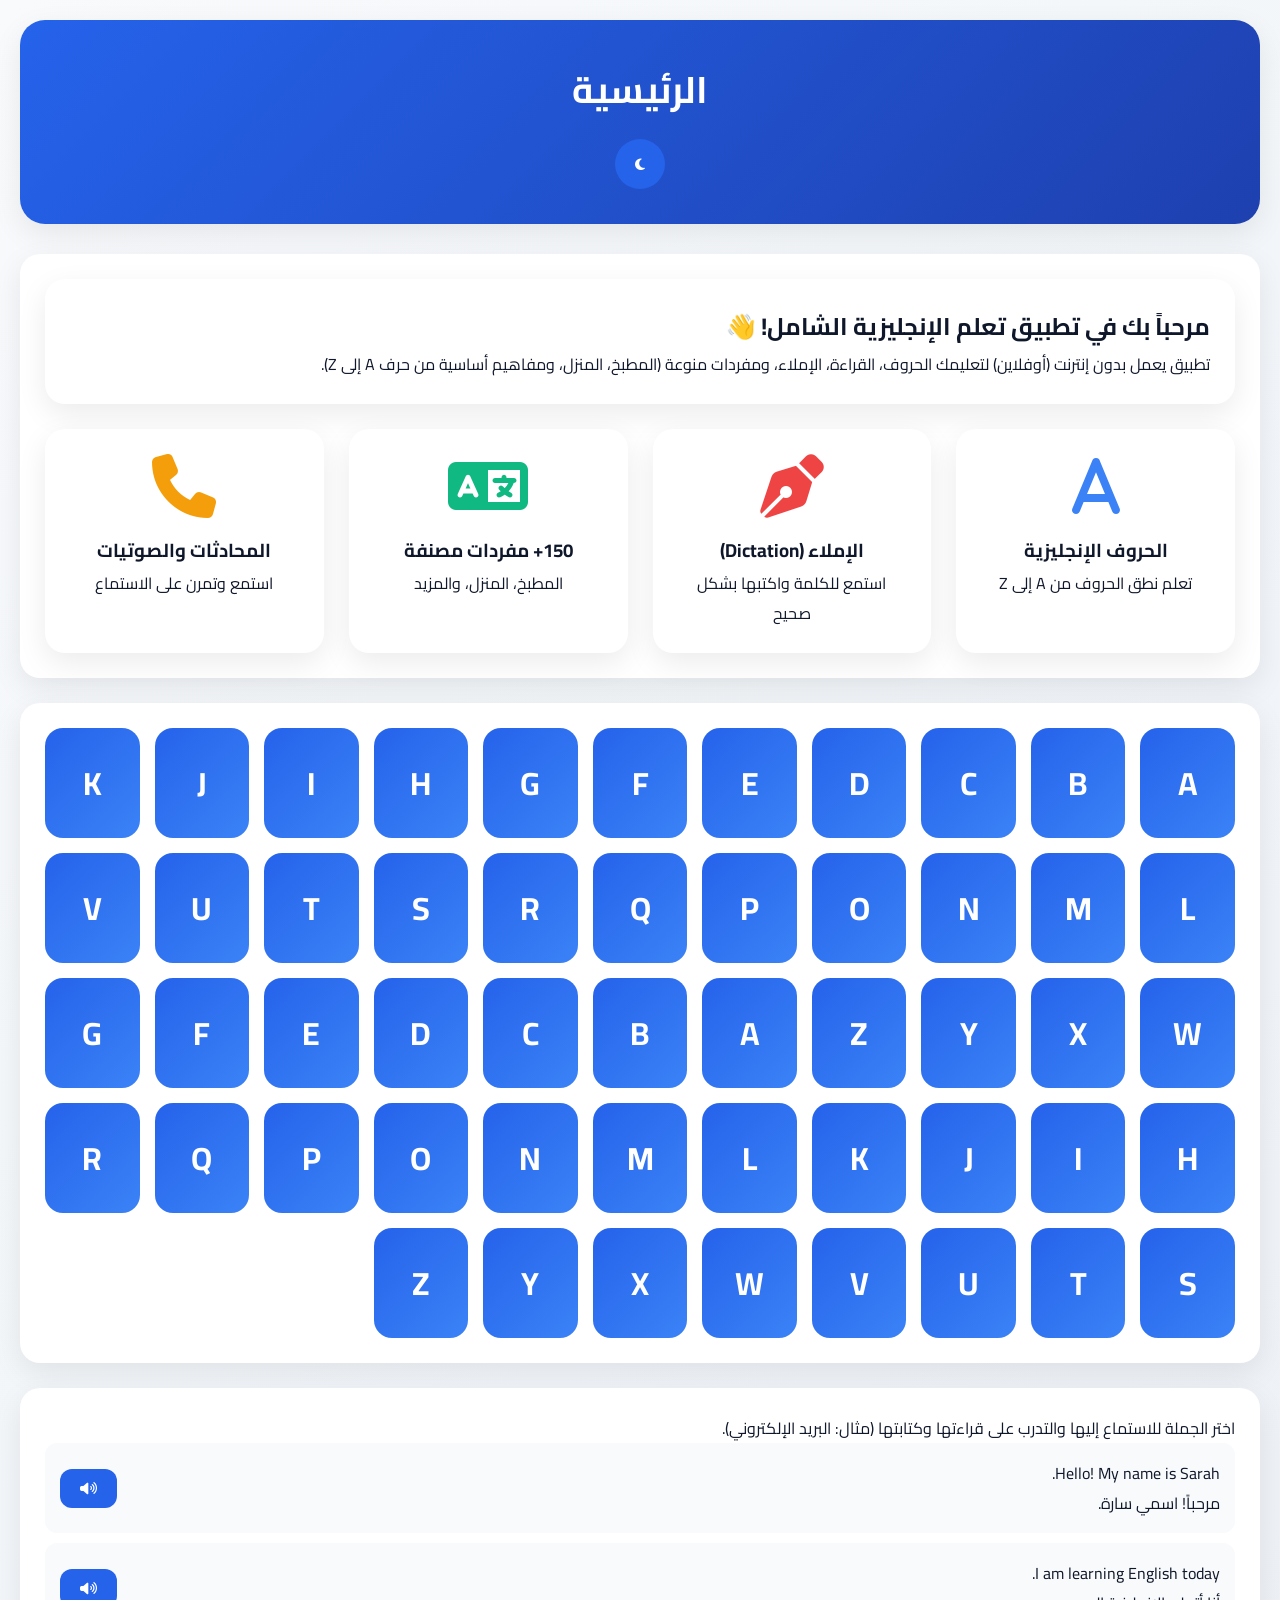
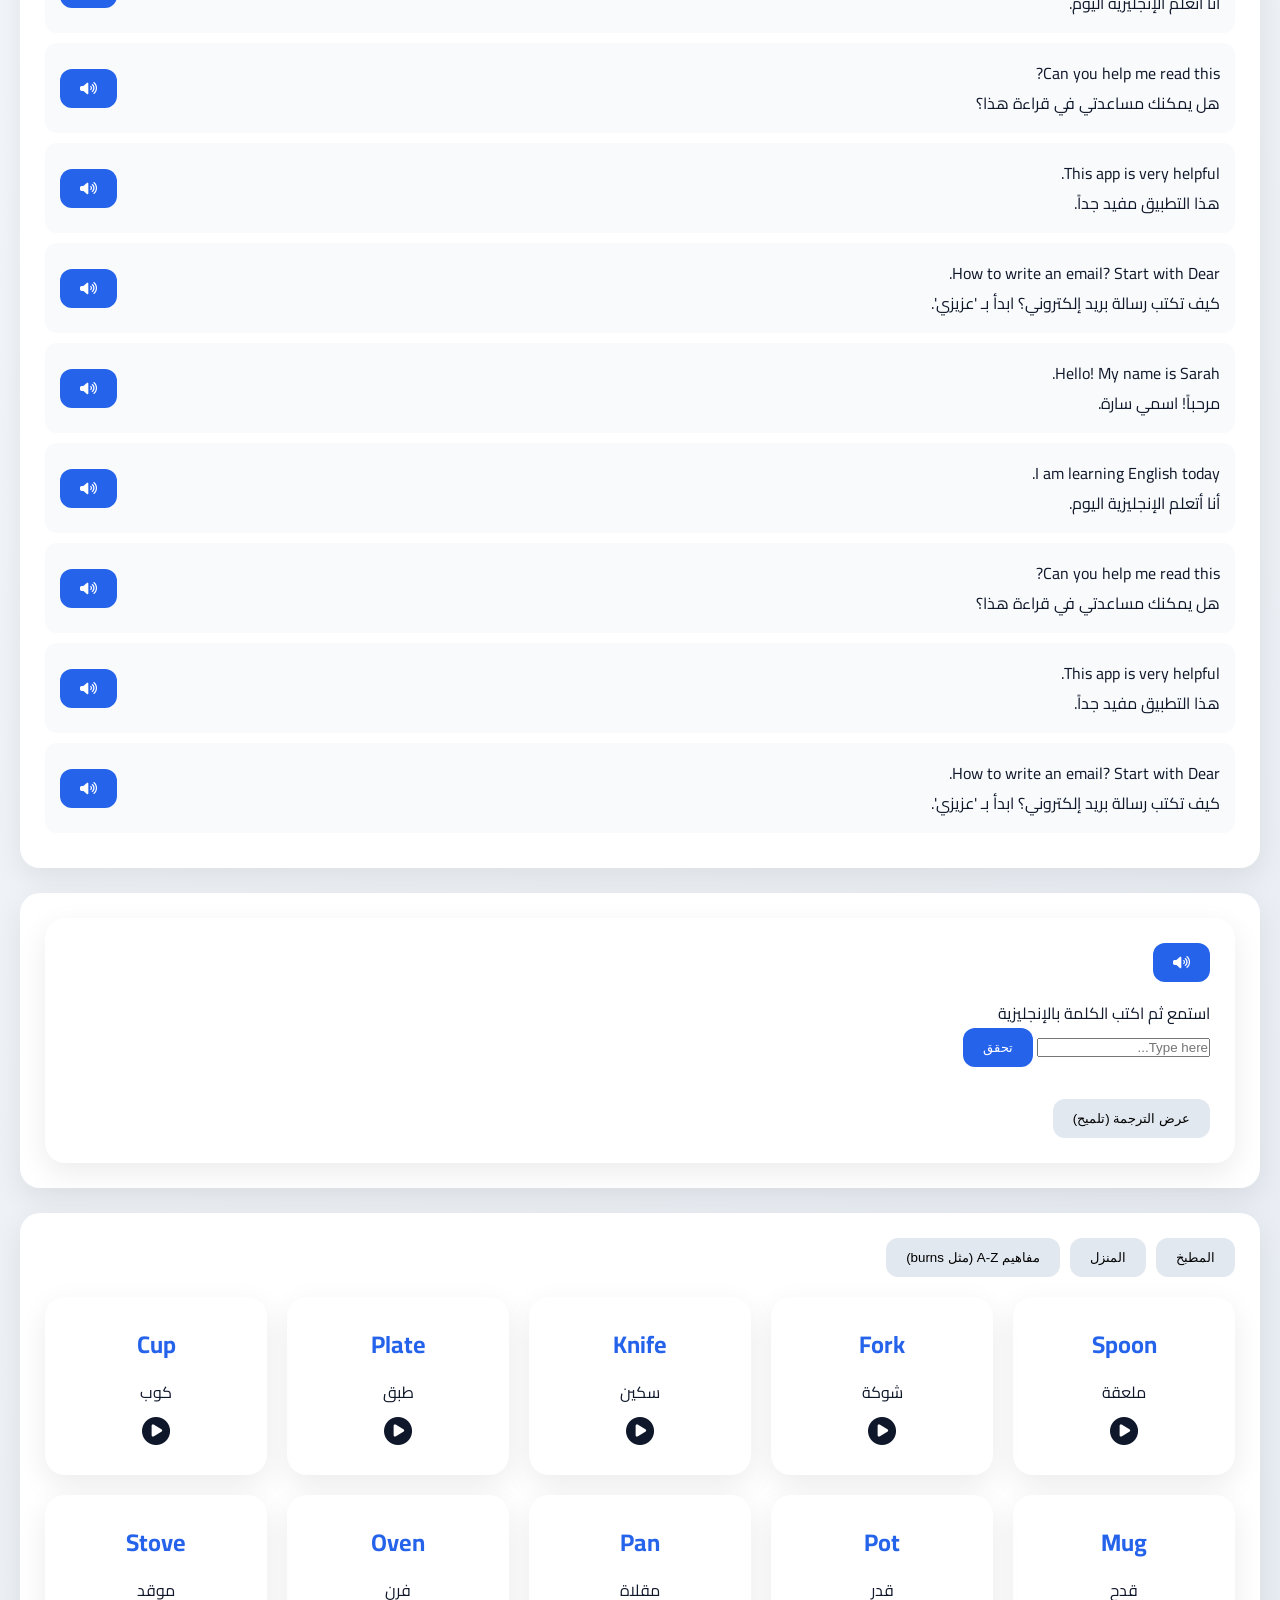
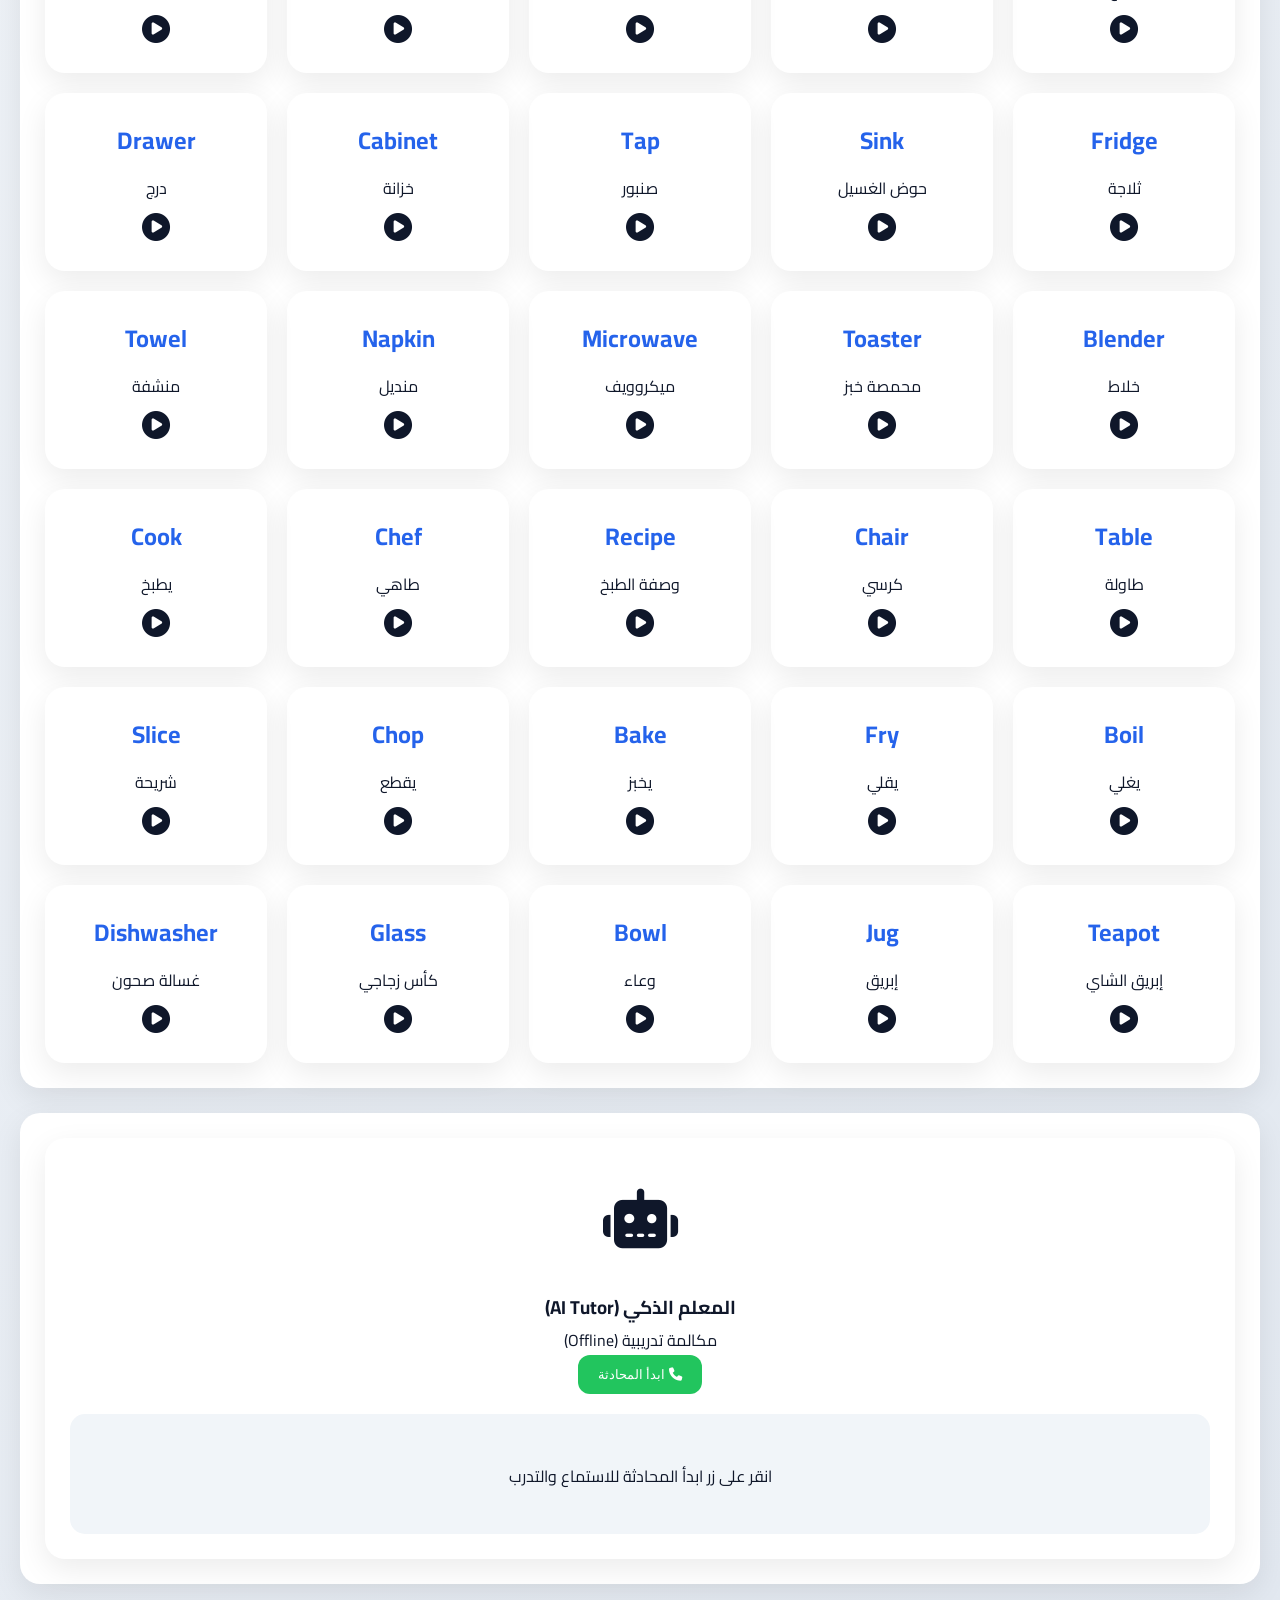
<file: index.html>
<!DOCTYPE html>
<html lang="ar" dir="rtl">
<head>
    <meta charset="UTF-8">
    <meta name="viewport" content="width=device-width, initial-scale=1.0">
    <meta name="google-site-verification" content="6BD7UIGlUppCkdlhdFjsXZcLuJ3S7AIT5HoXOI9-KVo">

    <title>تعلم الإنجليزية الشامل | Learn English</title>

    <link rel="stylesheet" href="style.css">

    <link rel="preconnect" href="https://fonts.googleapis.com">
    <link rel="preconnect" href="https://fonts.gstatic.com" crossorigin>

    <link href="https://fonts.googleapis.com/css2?family=Cairo:wght@400;700&display=swap" rel="stylesheet">

    <link rel="stylesheet" href="https://cdnjs.cloudflare.com/ajax/libs/font-awesome/6.5.1/css/all.min.css">
</head>
<body>
<main class="main-content">
        <header class="top-header glass">
            <h1 id="page-title">الرئيسية</h1>
            <div class="header-actions">
                <button id="theme-toggle" class="icon-btn" aria-label="Toggle theme"><i class="fa-solid fa-moon"></i></button>
            </div>
        </header>

        <div class="content-container">
            <section id="dashboard" class="page-section active">
                <div class="welcome-banner">
                    <h2>مرحباً بك في تطبيق تعلم الإنجليزية الشامل! 👋</h2>
                    <p>تطبيق يعمل بدون إنترنت (أوفلاين) لتعليمك الحروف، القراءة، الإملاء، ومفردات منوعة (المطبخ، المنزل، ومفاهيم أساسية من حرف A إلى Z).</p>
                </div>
                
                <div class="hero-grid">
                    <div class="card nav-card" onclick="document.querySelector(&#39;[data-target=\&#39;letters\&#39;]&#39;).click()">
                        <i class="fa-solid fa-a card-icon" style="color: #3b82f6;"></i>
                        <h3>الحروف الإنجليزية</h3>
                        <p>تعلم نطق الحروف من A إلى Z</p>
                    </div>
                    <div class="card nav-card" onclick="document.querySelector(&#39;[data-target=\&#39;dictation\&#39;]&#39;).click()">
                        <i class="fa-solid fa-pen-nib card-icon" style="color: #ef4444;"></i>
                        <h3>الإملاء (Dictation)</h3>
                        <p>استمع للكلمة واكتبها بشكل صحيح</p>
                    </div>
                    <div class="card nav-card" onclick="document.querySelector(&#39;[data-target=\&#39;vocabulary\&#39;]&#39;).click()">
                        <i class="fa-solid fa-language card-icon" style="color: #10b981;"></i>
                        <h3>150+ مفردات مصنفة</h3>
                        <p>المطبخ، المنزل، والمزيد</p>
                    </div>
                    <div class="card nav-card" onclick="document.querySelector(&#39;[data-target=\&#39;calls\&#39;]&#39;).click()">
                        <i class="fa-solid fa-phone card-icon" style="color: #f59e0b;"></i>
                        <h3>المحادثات والصوتيات</h3>
                        <p>استمع وتمرن على الاستماع</p>
                    </div>
                </div>
            </section>
 <section id="letters" class="page-section">
                <div class="letters-grid" id="letters-container"><div class="letter-box">A</div><div class="letter-box">B</div><div class="letter-box">C</div><div class="letter-box">D</div><div class="letter-box">E</div><div class="letter-box">F</div><div class="letter-box">G</div><div class="letter-box">H</div><div class="letter-box">I</div><div class="letter-box">J</div><div class="letter-box">K</div><div class="letter-box">L</div><div class="letter-box">M</div><div class="letter-box">N</div><div class="letter-box">O</div><div class="letter-box">P</div><div class="letter-box">Q</div><div class="letter-box">R</div><div class="letter-box">S</div><div class="letter-box">T</div><div class="letter-box">U</div><div class="letter-box">V</div><div class="letter-box">W</div><div class="letter-box">X</div><div class="letter-box">Y</div><div class="letter-box">Z</div><div class="letter-box">A</div><div class="letter-box">B</div><div class="letter-box">C</div><div class="letter-box">D</div><div class="letter-box">E</div><div class="letter-box">F</div><div class="letter-box">G</div><div class="letter-box">H</div><div class="letter-box">I</div><div class="letter-box">J</div><div class="letter-box">K</div><div class="letter-box">L</div><div class="letter-box">M</div><div class="letter-box">N</div><div class="letter-box">O</div><div class="letter-box">P</div><div class="letter-box">Q</div><div class="letter-box">R</div><div class="letter-box">S</div><div class="letter-box">T</div><div class="letter-box">U</div><div class="letter-box">V</div><div class="letter-box">W</div><div class="letter-box">X</div><div class="letter-box">Y</div><div class="letter-box">Z</div></div>
            </section>

            <section id="reading" class="page-section">
                <div class="reading-controls">
                    <p class="instruction-text">اختر الجملة للاستماع إليها والتدرب على قراءتها وكتابتها (مثال: البريد الإلكتروني).</p>
                </div>
                <div id="reading-container" class="list-container"><div class="reading-item">
            <div class="reading-text">
                <div class="en">Hello! My name is Sarah.</div>
                <div class="ar">مرحباً! اسمي سارة.</div>
            </div>
            <button onclick="speakText(&#39;Hello! My name is Sarah.&#39;)"><i class="fa-solid fa-volume-high"></i></button>
        </div><div class="reading-item">
            <div class="reading-text">
                <div class="en">I am learning English today.</div>
                <div class="ar">أنا أتعلم الإنجليزية اليوم.</div>
            </div>
            <button onclick="speakText(&#39;I am learning English today.&#39;)"><i class="fa-solid fa-volume-high"></i></button>
        </div><div class="reading-item">
            <div class="reading-text">
                <div class="en">Can you help me read this?</div>
                <div class="ar">هل يمكنك مساعدتي في قراءة هذا؟</div>
            </div>
            <button onclick="speakText(&#39;Can you help me read this?&#39;)"><i class="fa-solid fa-volume-high"></i></button>
        </div><div class="reading-item">
            <div class="reading-text">
                <div class="en">This app is very helpful.</div>
                <div class="ar">هذا التطبيق مفيد جداً.</div>
            </div>
            <button onclick="speakText(&#39;This app is very helpful.&#39;)"><i class="fa-solid fa-volume-high"></i></button>
        </div><div class="reading-item">
            <div class="reading-text">
                <div class="en">How to write an email? Start with Dear.</div>
                <div class="ar">كيف تكتب رسالة بريد إلكتروني؟ ابدأ بـ 'عزيزي'.</div>
            </div>
            <button onclick="speakText(&#39;How to write an email? Start with Dear.&#39;)"><i class="fa-solid fa-volume-high"></i></button>
        </div><div class="reading-item">
            <div class="reading-text">
                <div class="en">Hello! My name is Sarah.</div>
                <div class="ar">مرحباً! اسمي سارة.</div>
            </div>
            <button onclick="speakText(&#39;Hello! My name is Sarah.&#39;)"><i class="fa-solid fa-volume-high"></i></button>
        </div><div class="reading-item">
            <div class="reading-text">
                <div class="en">I am learning English today.</div>
                <div class="ar">أنا أتعلم الإنجليزية اليوم.</div>
             </div>
            <button onclick="speakText(&#39;I am learning English today.&#39;)"><i class="fa-solid fa-volume-high"></i></button>
        </div><div class="reading-item">
            <div class="reading-text">
                <div class="en">Can you help me read this?</div>
                <div class="ar">هل يمكنك مساعدتي في قراءة هذا؟</div>
            </div>
            <button onclick="speakText(&#39;Can you help me read this?&#39;)"><i class="fa-solid fa-volume-high"></i></button>
        </div><div class="reading-item">
            <div class="reading-text">
                <div class="en">This app is very helpful.</div>
                <div class="ar">هذا التطبيق مفيد جداً.</div>
            </div>
            <button onclick="speakText(&#39;This app is very helpful.&#39;)"><i class="fa-solid fa-volume-high"></i></button>
        </div><div class="reading-item">
            <div class="reading-text">
                <div class="en">How to write an email? Start with Dear.</div>
                <div class="ar">كيف تكتب رسالة بريد إلكتروني؟ ابدأ بـ 'عزيزي'.</div>
            </div>
            <button onclick="speakText(&#39;How to write an email? Start with Dear.&#39;)"><i class="fa-solid fa-volume-high"></i></button>
        </div></div>
            </section>
 <section id="dictation" class="page-section">
                <div class="dictation-card card">
                    <div class="audio-control">
                        <button class="play-btn" id="play-dictation-word"><i class="fa-solid fa-volume-high"></i></button>
                        <p style="margin-top:1rem;color:var(--text-light);">استمع ثم اكتب الكلمة بالإنجليزية</p>
                    </div>
                    <div class="input-group">
                        <input type="text" id="dictation-input" placeholder="Type here..." autocomplete="off">
                        <button id="check-dictation-btn" class="primary-btn">تحقق</button>
                    </div>
 <div id="dictation-feedback" class="feedback-msg"></div>
                    <div class="hint-control" style="margin-top:2rem;">
                        <button id="show-hint-btn" class="tab-btn">عرض الترجمة (تلميح)</button>
                        <p id="dictation-hint" class="hidden" style="margin-top:1rem;font-size:1.2rem;font-weight:700;color:var(--primary);">تلميح: هواء</p>
                    </div>
                </div>
            </section>

            <section id="vocabulary" class="page-section">
                <div class="tabs">
                    <button class="tab-btn active" data-category="kitchen">المطبخ</button>
                    <button class="tab-btn" data-category="home">المنزل</button>
                    <button class="tab-btn" data-category="concepts_az">مفاهيم A-Z (مثل burns)</button>
                </div>
                <div class="vocab-grid" id="vocab-container"><div class="card vocab-card">
                <div class="vocab-en">Spoon</div>
                <div class="vocab-ar">ملعقة</div>
                <i class="fa-solid fa-circle-play play-icon" onclick="speakText(&#39;Spoon&#39;)"></i>
            </div><div class="card vocab-card">
                <div class="vocab-en">Fork</div>
                <div class="vocab-ar">شوكة</div>
                <i class="fa-solid fa-circle-play play-icon" onclick="speakText(&#39;Fork&#39;)"></i>
            </div><div class="card vocab-card">
                <div class="vocab-en">Knife</div>
                <div class="vocab-ar">سكين</div>
                <i class="fa-solid fa-circle-play play-icon" onclick="speakText(&#39;Knife&#39;)"></i>
            </div><div class="card vocab-card">
                <div class="vocab-en">Plate</div>
                <div class="vocab-ar">طبق</div>
                <i class="fa-solid fa-circle-play play-icon" onclick="speakText(&#39;Plate&#39;)"></i>
            </div><div class="card vocab-card">
                <div class="vocab-en">Cup</div>
                <div class="vocab-ar">كوب</div>
                <i class="fa-solid fa-circle-play play-icon" onclick="speakText(&#39;Cup&#39;)"></i>
            </div><div class="card vocab-card">
                <div class="vocab-en">Mug</div>
                <div class="vocab-ar">قدح</div>
                <i class="fa-solid fa-circle-play play-icon" onclick="speakText(&#39;Mug&#39;)"></i>
            </div><div class="card vocab-card">
                <div class="vocab-en">Pot</div>
                <div class="vocab-ar">قدر</div>
                <i class="fa-solid fa-circle-play play-icon" onclick="speakText(&#39;Pot&#39;)"></i>
            </div><div class="card vocab-card">
                <div class="vocab-en">Pan</div>
                <div class="vocab-ar">مقلاة</div>
                <i class="fa-solid fa-circle-play play-icon" onclick="speakText(&#39;Pan&#39;)"></i>
            </div><div class="card vocab-card">
                <div class="vocab-en">Oven</div>
                <div class="vocab-ar">فرن</div>
                <i class="fa-solid fa-circle-play play-icon" onclick="speakText(&#39;Oven&#39;)"></i>
            </div><div class="card vocab-card">
                <div class="vocab-en">Stove</div>
                <div class="vocab-ar">موقد</div>
                <i class="fa-solid fa-circle-play play-icon" onclick="speakText(&#39;Stove&#39;)"></i>
            </div><div class="card vocab-card">
                <div class="vocab-en">Fridge</div>
                <div class="vocab-ar">ثلاجة</div>
                <i class="fa-solid fa-circle-play play-icon" onclick="speakText(&#39;Fridge&#39;)"></i>
            </div><div class="card vocab-card">
                <div class="vocab-en">Sink</div>
                <div class="vocab-ar">حوض الغسيل</div>
                <i class="fa-solid fa-circle-play play-icon" onclick="speakText(&#39;Sink&#39;)"></i>
            </div><div class="card vocab-card">
                <div class="vocab-en">Tap</div>
                <div class="vocab-ar">صنبور</div>
                <i class="fa-solid fa-circle-play play-icon" onclick="speakText(&#39;Tap&#39;)"></i>
            </div><div class="card vocab-card">
                <div class="vocab-en">Cabinet</div>
                <div class="vocab-ar">خزانة</div>
                <i class="fa-solid fa-circle-play play-icon" onclick="speakText(&#39;Cabinet&#39;)"></i>
            </div><div class="card vocab-card">
                <div class="vocab-en">Drawer</div>
                <div class="vocab-ar">درج</div>
                <i class="fa-solid fa-circle-play play-icon" onclick="speakText(&#39;Drawer&#39;)"></i>
            </div><div class="card vocab-card">
                <div class="vocab-en">Blender</div>
                <div class="vocab-ar">خلاط</div>
                <i class="fa-solid fa-circle-play play-icon" onclick="speakText(&#39;Blender&#39;)"></i>
            </div><div class="card vocab-card">
                <div class="vocab-en">Toaster</div>
                <div class="vocab-ar">محمصة خبز</div>
                <i class="fa-solid fa-circle-play play-icon" onclick="speakText(&#39;Toaster&#39;)"></i>
            </div><div class="card vocab-card">
                <div class="vocab-en">Microwave</div>
                <div class="vocab-ar">ميكروويف</div>
                <i class="fa-solid fa-circle-play play-icon" onclick="speakText(&#39;Microwave&#39;)"></i>
            </div><div class="card vocab-card">
                <div class="vocab-en">Napkin</div>
                <div class="vocab-ar">منديل</div>
                <i class="fa-solid fa-circle-play play-icon" onclick="speakText(&#39;Napkin&#39;)"></i>
            </div><div class="card vocab-card">
                <div class="vocab-en">Towel</div>
                <div class="vocab-ar">منشفة</div>
                <i class="fa-solid fa-circle-play play-icon" onclick="speakText(&#39;Towel&#39;)"></i>
            </div><div class="card vocab-card">
                <div class="vocab-en">Table</div>
                <div class="vocab-ar">طاولة</div>
                <i class="fa-solid fa-circle-play play-icon" onclick="speakText(&#39;Table&#39;)"></i>
            </div><div class="card vocab-card">
                <div class="vocab-en">Chair</div>
                <div class="vocab-ar">كرسي</div>
                <i class="fa-solid fa-circle-play play-icon" onclick="speakText(&#39;Chair&#39;)"></i>
            </div><div class="card vocab-card">
                <div class="vocab-en">Recipe</div>
                <div class="vocab-ar">وصفة الطبخ</div>
                <i class="fa-solid fa-circle-play play-icon" onclick="speakText(&#39;Recipe&#39;)"></i>
            </div><div class="card vocab-card">
                <div class="vocab-en">Chef</div>
                <div class="vocab-ar">طاهي</div>
                <i class="fa-solid fa-circle-play play-icon" onclick="speakText(&#39;Chef&#39;)"></i>
            </div><div class="card vocab-card">
                <div class="vocab-en">Cook</div>
                <div class="vocab-ar">يطبخ</div>
                <i class="fa-solid fa-circle-play play-icon" onclick="speakText(&#39;Cook&#39;)"></i>
            </div><div class="card vocab-card">
                <div class="vocab-en">Boil</div>
                <div class="vocab-ar">يغلي</div>
                <i class="fa-solid fa-circle-play play-icon" onclick="speakText(&#39;Boil&#39;)"></i>
            </div><div class="card vocab-card">
                <div class="vocab-en">Fry</div>
                <div class="vocab-ar">يقلي</div>
                <i class="fa-solid fa-circle-play play-icon" onclick="speakText(&#39;Fry&#39;)"></i>
            </div><div class="card vocab-card">
                <div class="vocab-en">Bake</div>
                <div class="vocab-ar">يخبز</div>
                <i class="fa-solid fa-circle-play play-icon" onclick="speakText(&#39;Bake&#39;)"></i>
            </div><div class="card vocab-card">
                <div class="vocab-en">Chop</div>
                <div class="vocab-ar">يقطع</div>
                <i class="fa-solid fa-circle-play play-icon" onclick="speakText(&#39;Chop&#39;)"></i>
            </div><div class="card vocab-card">
                <div class="vocab-en">Slice</div>
                <div class="vocab-ar">شريحة</div>
                <i class="fa-solid fa-circle-play play-icon" onclick="speakText(&#39;Slice&#39;)"></i>
            </div><div class="card vocab-card">
                <div class="vocab-en">Teapot</div>
                <div class="vocab-ar">إبريق الشاي</div>
                <i class="fa-solid fa-circle-play play-icon" onclick="speakText(&#39;Teapot&#39;)"></i>
            </div><div class="card vocab-card">
                <div class="vocab-en">Jug</div>
                <div class="vocab-ar">إبريق</div>
                <i class="fa-solid fa-circle-play play-icon" onclick="speakText(&#39;Jug&#39;)"></i>
            </div><div class="card vocab-card">
                <div class="vocab-en">Bowl</div>
                <div class="vocab-ar">وعاء</div>
                <i class="fa-solid fa-circle-play play-icon" onclick="speakText(&#39;Bowl&#39;)"></i>
            </div><div class="card vocab-card">
                <div class="vocab-en">Glass</div>
                <div class="vocab-ar">كأس زجاجي</div>
                <i class="fa-solid fa-circle-play play-icon" onclick="speakText(&#39;Glass&#39;)"></i>
            </div><div class="card vocab-card">
                <div class="vocab-en">Dishwasher</div>
                <div class="vocab-ar">غسالة صحون</div>
                <i class="fa-solid fa-circle-play play-icon" onclick="speakText(&#39;Dishwasher&#39;)"></i>
            </div></div>
            </section>

            <section id="calls" class="page-section">
                <div class="card calls-app">
                    <div class="caller-info">
                        <div class="caller-avatar"><i class="fa-solid fa-robot"></i></div>
                        <h3>المعلم الذكي (AI Tutor)</h3>
                        <p>مكالمة تدريبية (Offline)</p>
                    </div>
                    <div class="call-controls">
                        <button id="call-start-btn" class="call-btn btn-green"><i class="fa-solid fa-phone"></i> ابدأ المحادثة</button>
                        <button id="call-end-btn" class="call-btn btn-red hidden"><i class="fa-solid fa-phone-slash"></i> إنهاء</button>
                    </div>
                    <div id="call-transcript" class="transcript-box">
                        <p style="text-align:center;color:var(--text-light);margin-top:2rem;">انقر على زر ابدأ المحادثة للاستماع والتدرب</p>
                    </div>
                </div>
            </section>
        </div>
    </main>
<script src="data.js"></script>
<script src="script.js"></script>
</body>
</html>
</file>
<file: style.css>
:root{
    --primary:#2563eb;
    --secondary:#1d4ed8;
    --bg:#f8fafc;
    --card:#ffffff;
    --text:#0f172a;
    --shadow:0 10px 30px rgba(0,0,0,.08);
}

*{
    margin:0;
    padding:0;
    box-sizing:border-box;
}

body{
    font-family:'Cairo',sans-serif;
    background:linear-gradient(135deg,#f8fafc,#e2e8f0);
    color:var(--text);
    min-height:100vh;
}

.main-content{
    max-width:1400px;
    margin:auto;
    padding:20px;
}

.top-header{
    background:linear-gradient(135deg,#2563eb,#1e40af);
    color:white;
    border-radius:25px;
    padding:35px;
    text-align:center;
    box-shadow:var(--shadow);
    margin-bottom:30px;
}

.top-header h1{
    font-size:2.3rem;
}

.header-actions{
    margin-top:15px;
}

.icon-btn{
    width:50px;
    height:50px;
    border:none;
    border-radius:50%;
    cursor:pointer;
}

.content-container{
    display:flex;
    flex-direction:column;
    gap:25px;
}

.page-section{
    background:white;
    border-radius:20px;
    padding:25px;
    box-shadow:var(--shadow);
}

.welcome-banner{
    background:white;
    border-radius:20px;
    padding:25px;
    margin-bottom:25px;
    box-shadow:var(--shadow);
}

.hero-grid{
    display:grid;
    grid-template-columns:repeat(auto-fit,minmax(260px,1fr));
    gap:25px;
}

.card{
    background:white;
    border-radius:20px;
    padding:25px;
    box-shadow:var(--shadow);
}

.nav-card{
    text-align:center;
    cursor:pointer;
    transition:.3s;
}

.nav-card:hover{
    transform:translateY(-10px);
}

.card-icon{
    font-size:4rem;
    margin-bottom:15px;
}

.letters-grid{
    display:grid;
    grid-template-columns:repeat(auto-fill,minmax(90px,1fr));
    gap:15px;
}

.letter-box{
    background:linear-gradient(135deg,#2563eb,#3b82f6);
    color:white;
    text-align:center;
    padding:25px;
    border-radius:18px;
    font-size:32px;
    font-weight:bold;
}

.reading-item{
    display:flex;
    justify-content:space-between;
    align-items:center;
    gap:15px;
    padding:15px;
    margin-bottom:10px;
    border-radius:12px;
    background:#f8fafc;
}

button{
    background:var(--primary);
    color:white;
    border:none;
    padding:12px 20px;
    border-radius:12px;
    cursor:pointer;
}

.vocab-grid{
    display:grid;
    grid-template-columns:repeat(auto-fit,minmax(220px,1fr));
    gap:20px;
}

.vocab-card{
    text-align:center;
}

.vocab-en{
    font-size:24px;
    font-weight:bold;
    color:var(--primary);
}

.vocab-ar{
    margin-top:10px;
}

.tabs{
    display:flex;
    flex-wrap:wrap;
    gap:10px;
    margin-bottom:20px;
}

.tab-btn{
    background:#e2e8f0;
    color:black;
}

.play-icon{
    font-size:28px;
    margin-top:10px;
    cursor:pointer;
}

.calls-app{
    text-align:center;
}

.caller-avatar{
    font-size:60px;
    margin-bottom:15px;
}

.transcript-box{
    min-height:120px;
    background:#f1f5f9;
    border-radius:15px;
    padding:15px;
    margin-top:20px;
}

.btn-green{
    background:#22c55e;
}

.btn-red{
    background:#ef4444;
}

.hidden{
    display:none;
}

.dark-mode{
    background:#0f172a;
    color:white;
}

.dark-mode .card,
.dark-mode .page-section,
.dark-mode .welcome-banner{
    background:#1e293b;
    color:white;
}
</file>
